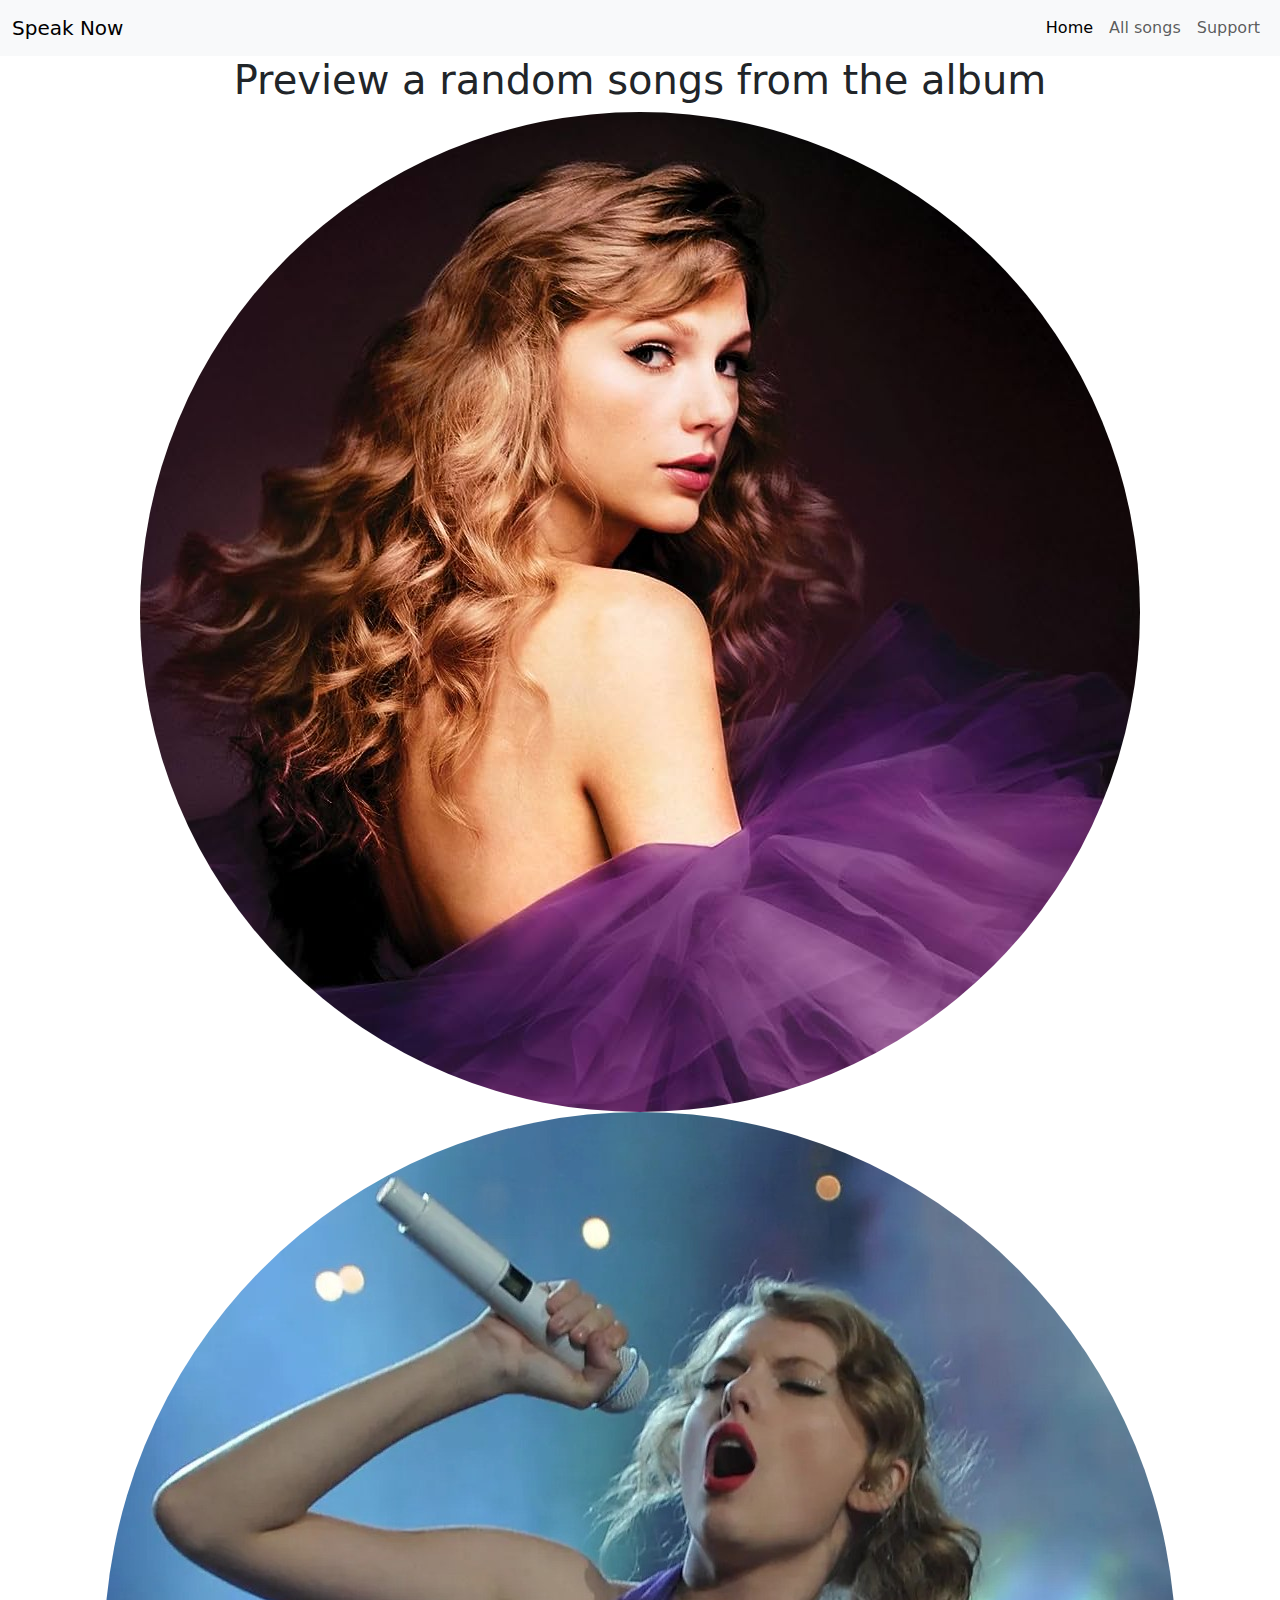
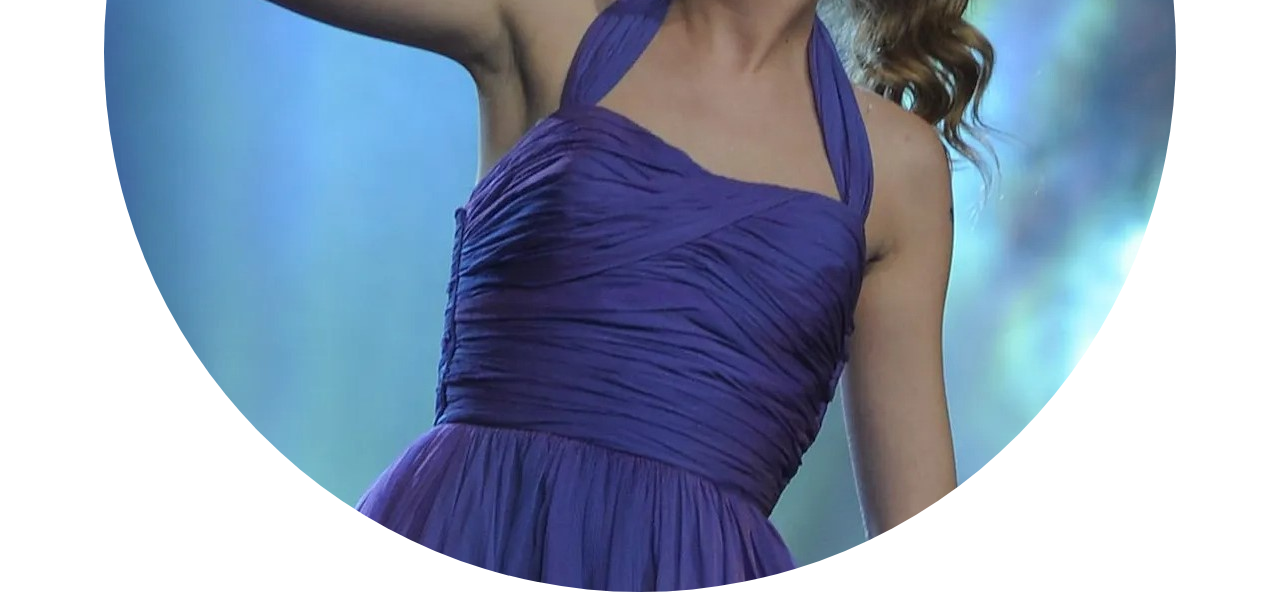
<file: index.html>
<!DOCTYPE html>
<html lang="en">
<head>
    <meta charset="UTF-8">
    <meta name="viewport" content="width=device-width, initial-scale=1.0">
    <title>Speak-Now-Album</title>
    <link href="https://cdn.jsdelivr.net/npm/bootstrap@5.3.3/dist/css/bootstrap.min.css" rel="stylesheet" integrity="sha384-QWTKZyjpPEjISv5WaRU9OFeRpok6YctnYmDr5pNlyT2bRjXh0JMhjY6hW+ALEwIH" crossorigin="anonymous">
</head>
<body>

    <nav class="navbar navbar-expand-lg bg-body-tertiary">
        <div class="container-fluid">
          <a class="navbar-brand" href="#">Speak Now</a>
          <button class="navbar-toggler" type="button" data-bs-toggle="collapse" data-bs-target="#navbarNavAltMarkup" aria-controls="navbarNavAltMarkup" aria-expanded="false" aria-label="Toggle navigation">
            <span class="navbar-toggler-icon"></span>
          </button>
          <div class="collapse navbar-collapse justify-content-end" id="navbarNavAltMarkup">
            <div class="navbar-nav ">
              <a class="nav-link active" aria-current="page" href="#">Home</a>
              <a class="nav-link" href="#">All songs</a>
              <a class="nav-link" href="#">Support</a>
            </div>
          </div>
        </div>
    </nav>
    
    <section class="container-fluid min-vh-100">
        <div class="row d-flex justify-content-center">
            <div class="col-12 mx-auto text-center">
                <h1>Preview a random songs from the album</h1>
                    <img src="./images/main.jpg" class="rounded-circle" alt="Proton">

                    <img src="./images/sn-2.jpg" class="rounded-circle" alt="Electron">
                  </div>
                
            </div>
        </div>

    </section>
   

    <script src="https://cdn.jsdelivr.net/npm/@popperjs/core@2.11.8/dist/umd/popper.min.js" integrity="sha384-I7E8VVD/ismYTF4hNIPjVp/Zjvgyol6VFvRkX/vR+Vc4jQkC+hVqc2pM8ODewa9r" crossorigin="anonymous"></script>
<script src="https://cdn.jsdelivr.net/npm/bootstrap@5.3.3/dist/js/bootstrap.min.js" integrity="sha384-0pUGZvbkm6XF6gxjEnlmuGrJXVbNuzT9qBBavbLwCsOGabYfZo0T0to5eqruptLy" crossorigin="anonymous"></script>
</body>
</html>
</file>
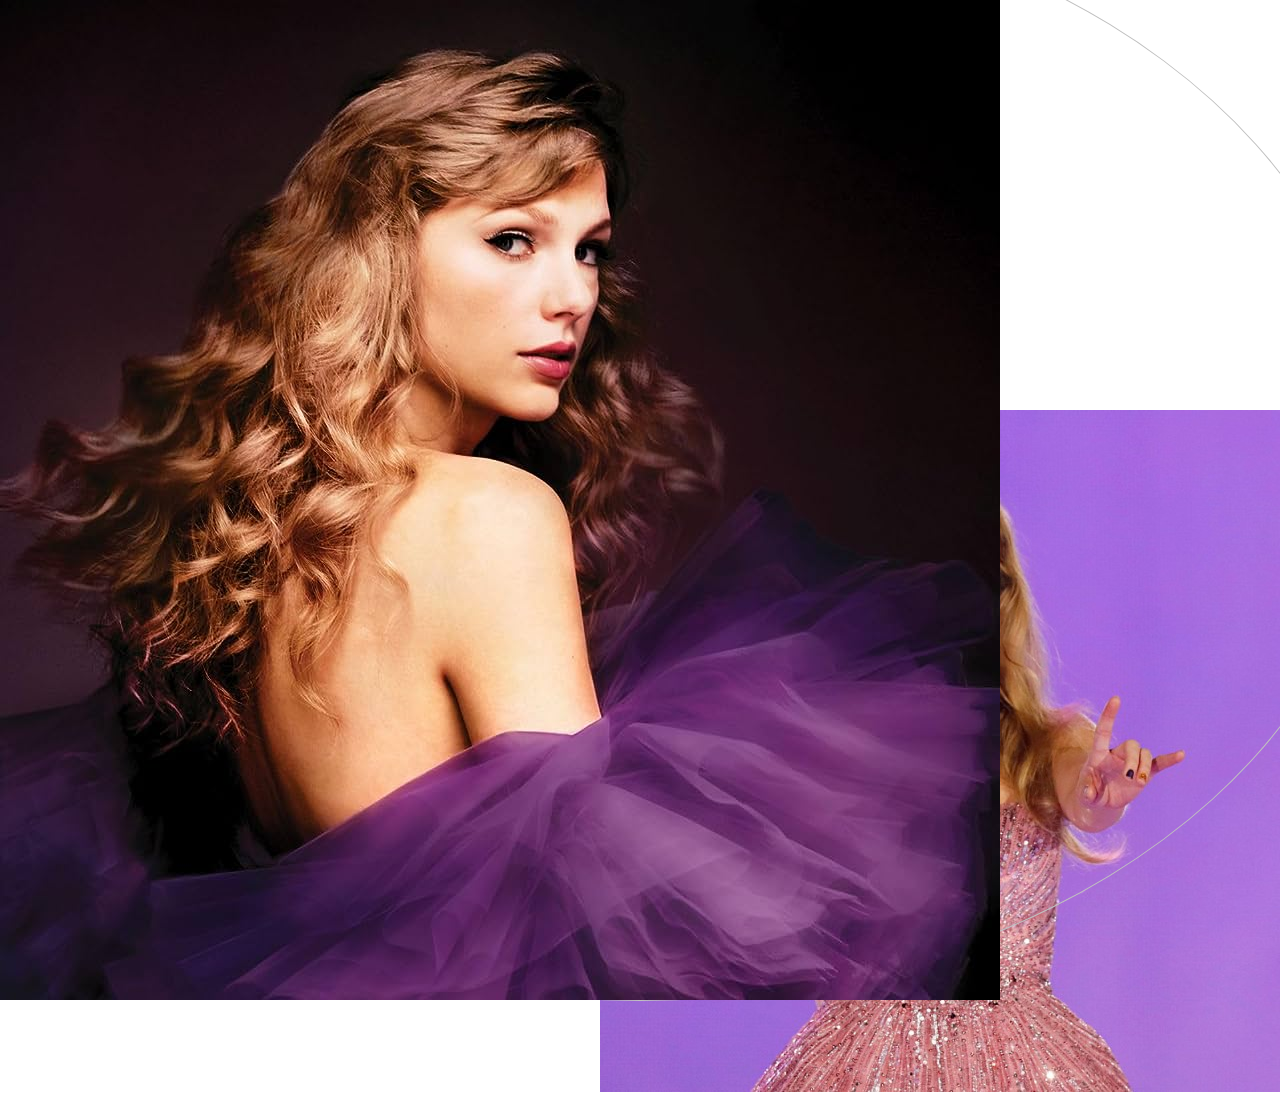
<file: TEST PLANET.html>
<!DOCTYPE html>
<html lang="en">
<head>
<meta charset="UTF-8">
<meta name="viewport" content="width=device-width, initial-scale=1.0">
<title>Atomic Structure</title>
<link rel="stylesheet" type="text/css" href="styles.css">
</head>
<body>
  <div class="atom">
    <div class="proton">
      <img src="./images/sn-1.jpg" alt="Proton">
    </div>
    <div class="electron">
      <img src="./images/main.jpg" alt="Electron">
    </div>
  </div>
</body>
</html>
</file>
<file: styles.css>
* {
    padding: 0;
    margin: 0;
  }
  
  body {
    width: 100vw;
    height: 100vh;
    display: flex;
    flex-direction: column;
    justify-content: center;
    align-items: center;
  }
  
  .proton {
    width: 80px;
    height: 80px;
    background-color: deepskyblue;
    border-radius: 50%;
    position: relative;
  }
  
  .electron {
    width: 100%;
    height: 100%;
    /* background-color: black; */
    position: absolute;
    animation: rotation 3s infinite linear;
    border-radius: 50%;
    padding: 100px;
    border: 1px solid silver;
    left: 50%;
    top: 50%;
    transform: translate(-50%, -50%);
  }
  
  .electron::before {
    content: "";
    width: 20px;
    height: 20px;
    background-color: deeppink;
    position: absolute;
    left: -20px;
    top: -20px;
    border-radius: 50%;
    margin: 51px;
  }
  
  @keyframes rotation {
    0% {
      transform: translate(-50%, -50%) rotate(-360deg);
    }
  }
</file>
